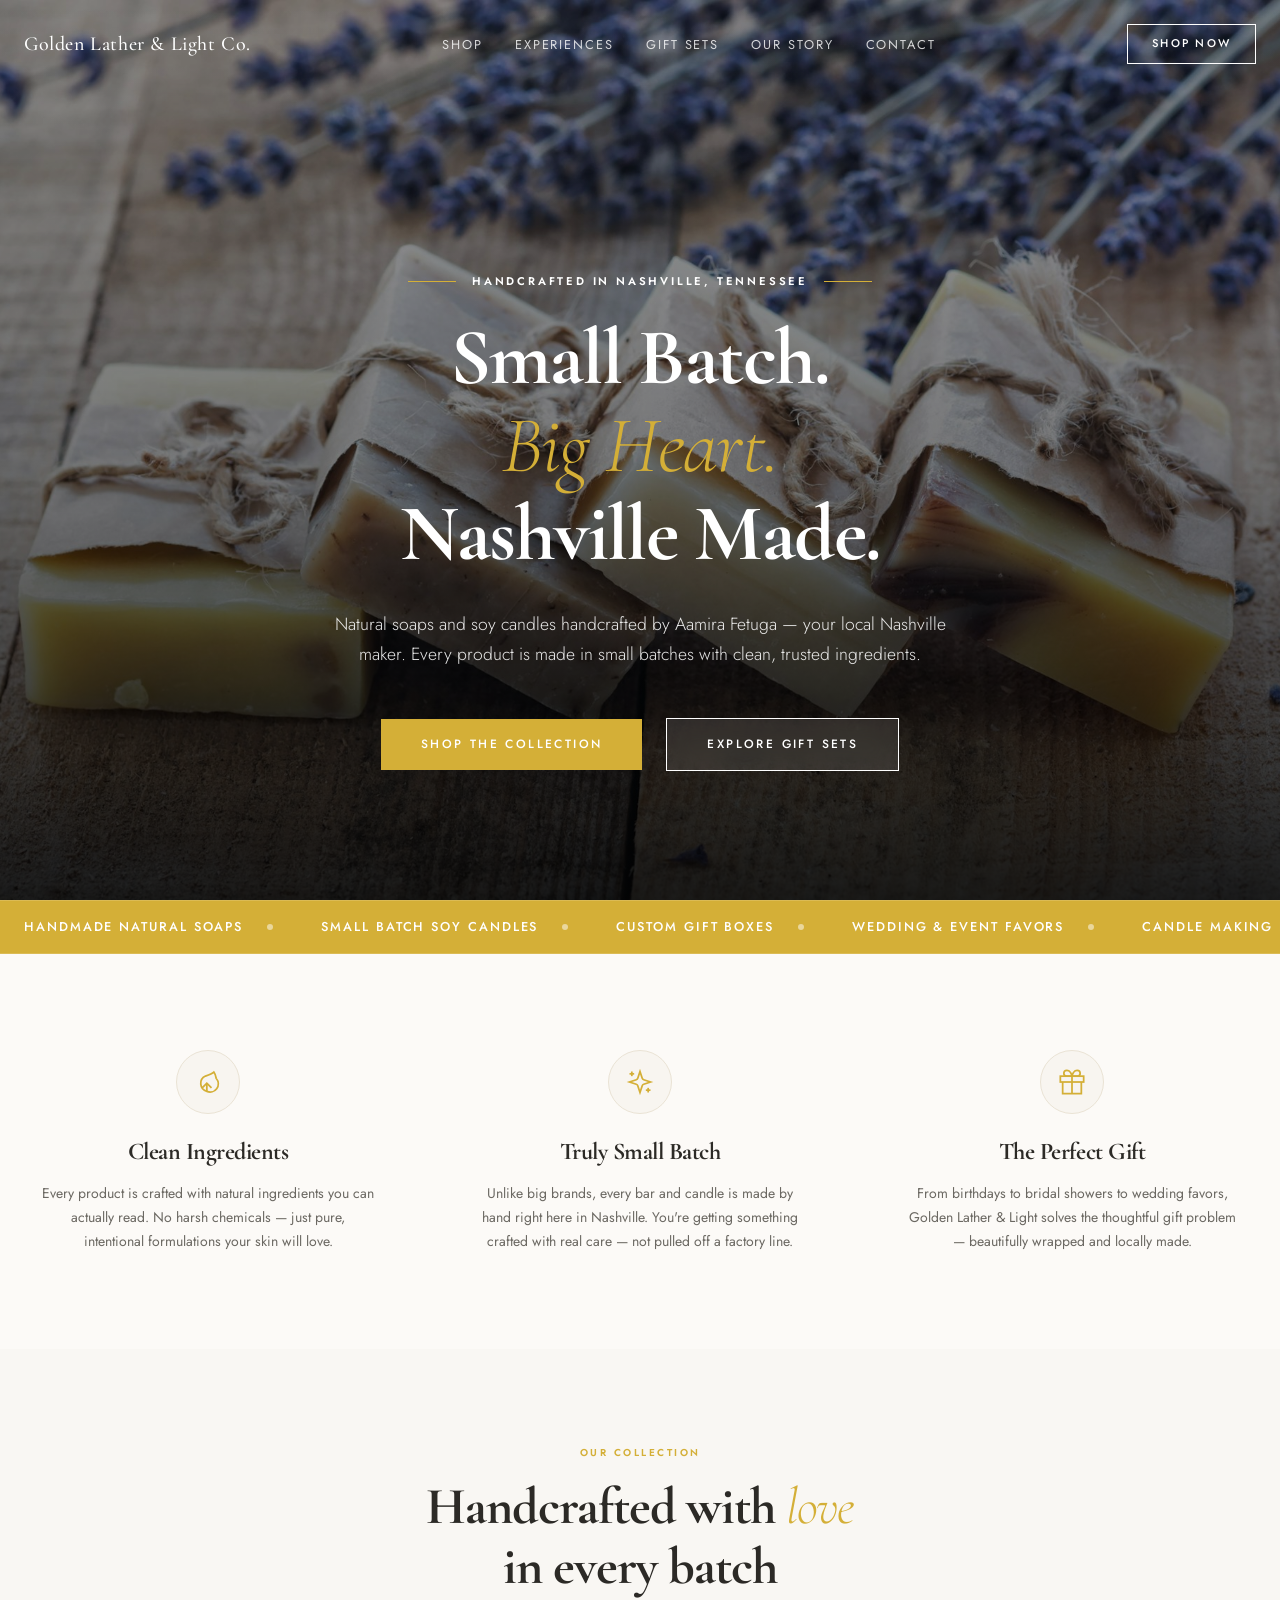
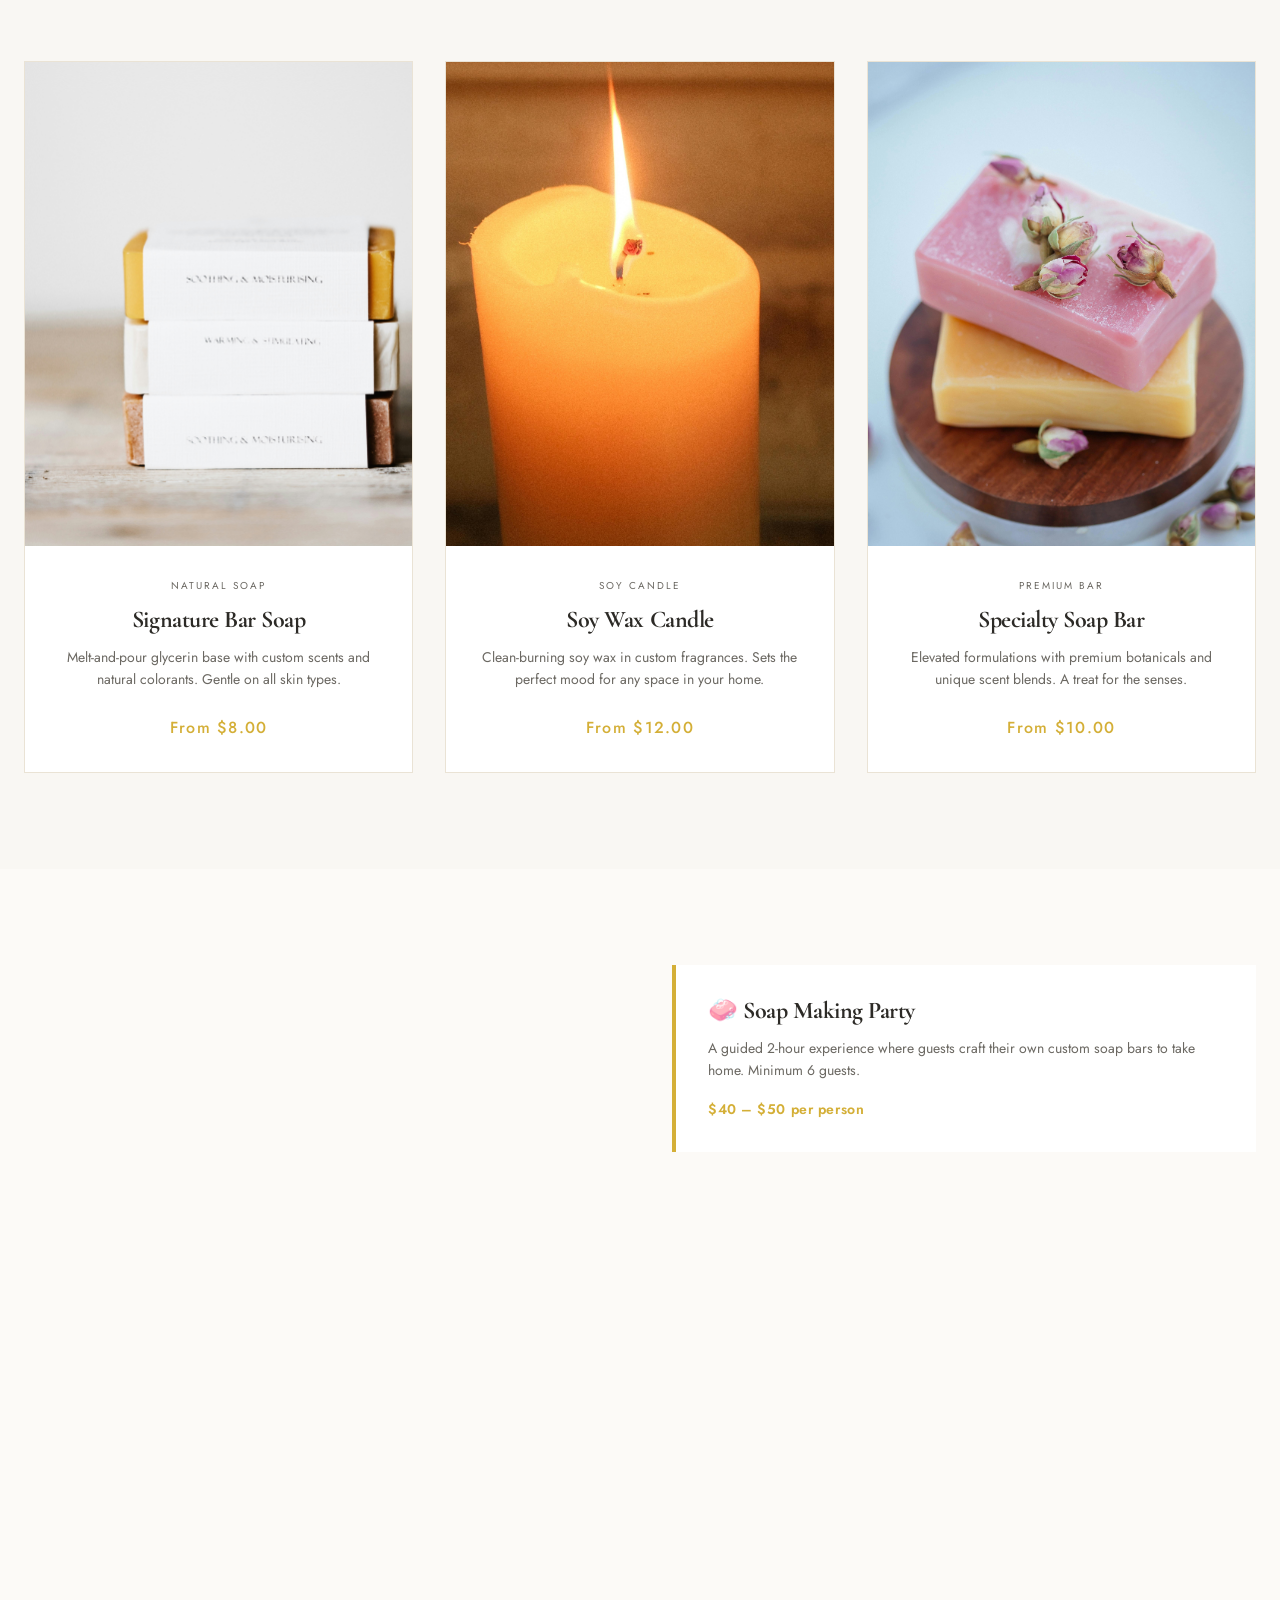
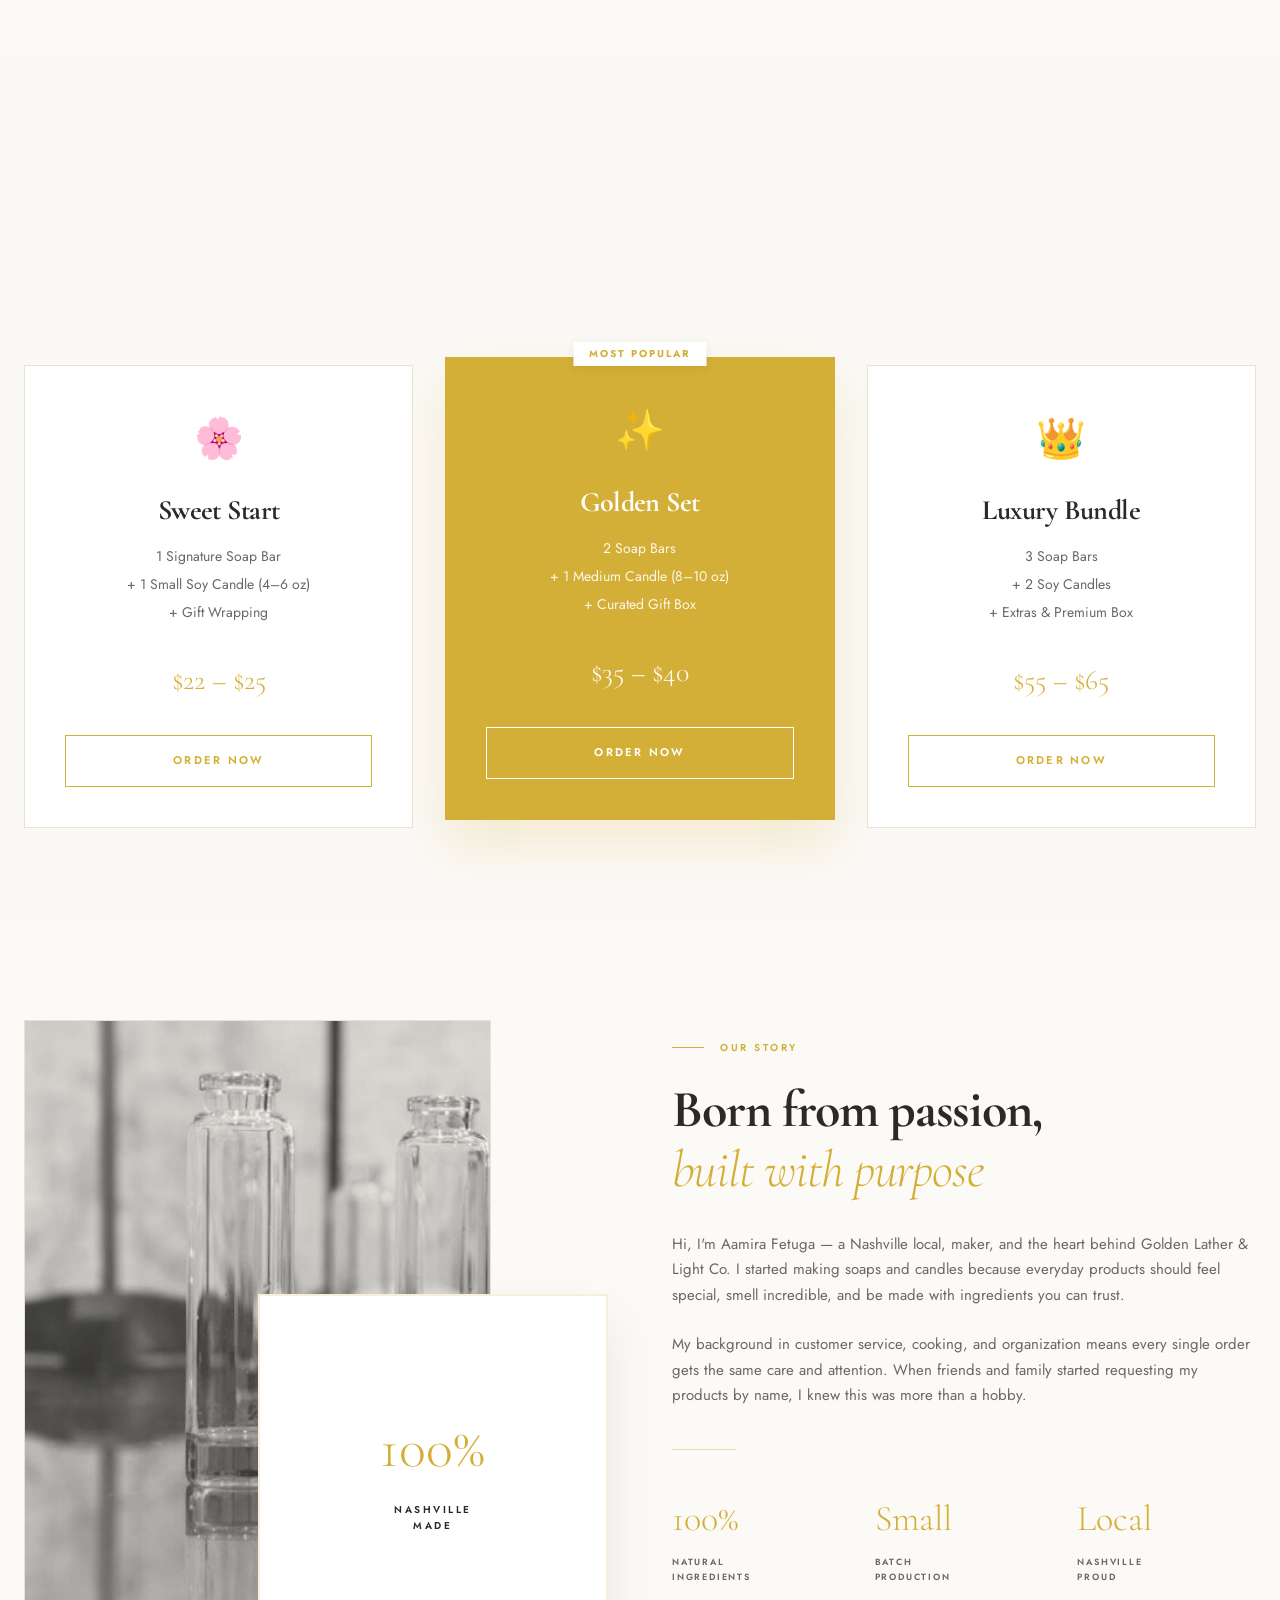
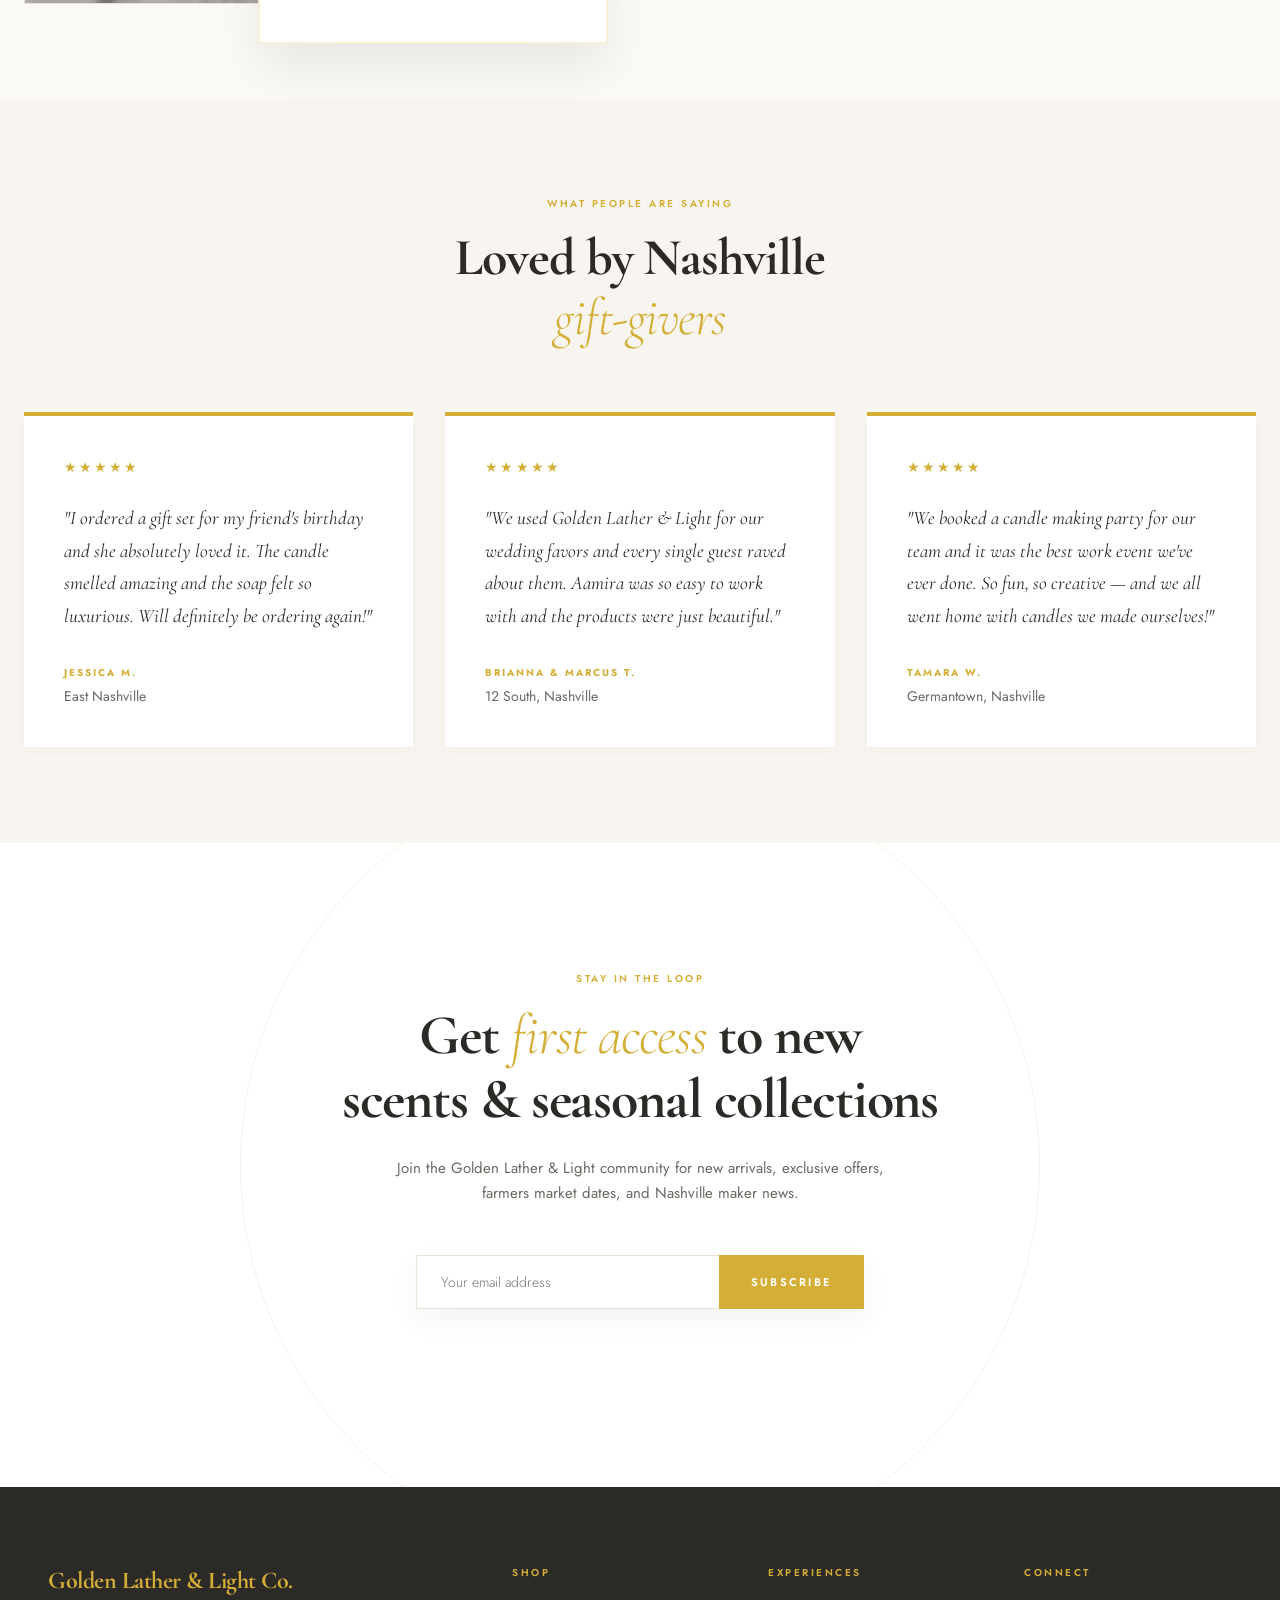
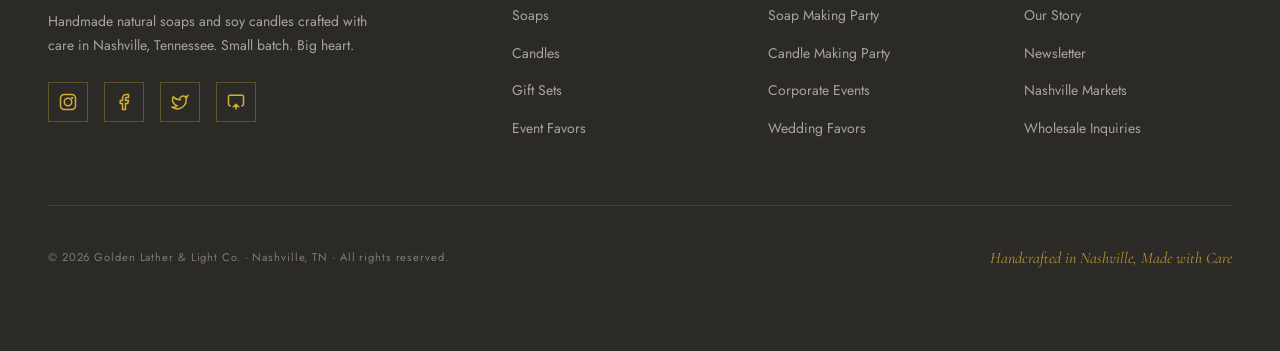
<file: index.html>
<!DOCTYPE html>
<html lang="en">
<head>
  <meta charset="UTF-8" />
  <meta name="viewport" content="width=device-width, initial-scale=1.0" />
  <title>Golden Lather & Light Co. | Handcrafted Soaps & Candles | Nashville, TN</title>
  <meta name="description" content="Handmade natural soaps and soy candles crafted with care in Nashville, Tennessee. Small batch. Big heart." />

  <link rel="preconnect" href="https://fonts.googleapis.com" />
  <link rel="preconnect" href="https://fonts.gstatic.com" crossorigin />
  <link href="https://fonts.googleapis.com/css2?family=Cormorant+Garamond:ital,wght@0,300;0,400;0,500;0,600;0,700;1,300;1,400;1,500&family=Jost:ital,wght@0,300;0,400;0,500;0,600;1,300;1,400&display=swap" rel="stylesheet" />
  <link rel="stylesheet" href="styles.css" />
</head>
<body>

  <!-- ========== NAVBAR ========== -->
  <nav class="navbar" id="navbar">
    <div class="navbar-inner">
      <a href="#" class="navbar-brand">Golden Lather &amp; Light Co.</a>
      <ul class="nav-links">
        <li><a href="#products">Shop</a></li>
        <li><a href="#experience">Experiences</a></li>
        <li><a href="#gifts">Gift Sets</a></li>
        <li><a href="#story">Our Story</a></li>
        <li><a href="#contact">Contact</a></li>
      </ul>
      <a href="#products" class="nav-cta">Shop Now</a>
      <button class="mobile-toggle" id="mobile-toggle" aria-label="Toggle menu">
        <svg class="icon-menu" viewBox="0 0 24 24" fill="none" stroke="currentColor" stroke-width="2"><line x1="3" y1="6" x2="21" y2="6"/><line x1="3" y1="12" x2="21" y2="12"/><line x1="3" y1="18" x2="21" y2="18"/></svg>
        <svg class="icon-close" viewBox="0 0 24 24" fill="none" stroke="currentColor" stroke-width="2" style="display:none"><line x1="18" y1="6" x2="6" y2="18"/><line x1="6" y1="6" x2="18" y2="18"/></svg>
      </button>
    </div>
  </nav>

  <!-- Mobile Menu -->
  <div class="mobile-menu" id="mobile-menu">
    <ul>
      <li><a href="#products">Shop</a></li>
      <li><a href="#experience">Experiences</a></li>
      <li><a href="#gifts">Gift Sets</a></li>
      <li><a href="#story">Our Story</a></li>
      <li><a href="#contact">Contact</a></li>
      <li class="mobile-menu-cta"><a href="#products">Shop Now</a></li>
    </ul>
  </div>

  <!-- ========== HERO ========== -->
  <section class="hero" id="home">
    <div class="hero-bg">
      <img src="images/hero-bg.jpg" alt="Handcrafted soaps and candles" />
      <div class="hero-overlay"></div>
      <div class="hero-gradient"></div>
    </div>
    <div class="hero-content">
      <div class="fade-in" data-delay="0.1">
        <div class="hero-tagline">
          <span class="hero-line"></span>
          <span class="hero-tagline-text">Handcrafted in Nashville, Tennessee</span>
          <span class="hero-line"></span>
        </div>
      </div>
      <div class="fade-in" data-delay="0.2">
        <h1 class="hero-title">
          Small Batch.<br />
          <em>Big Heart.</em><br />
          Nashville Made.
        </h1>
      </div>
      <div class="fade-in" data-delay="0.3">
        <p class="hero-subtitle">
          Natural soaps and soy candles handcrafted by Aamira Fetuga — your local Nashville maker. Every product is made in small batches with clean, trusted ingredients.
        </p>
      </div>
      <div class="fade-in hero-buttons" data-delay="0.4">
        <a href="#products" class="btn btn-primary">Shop the Collection</a>
        <a href="#gifts" class="btn btn-outline-white">Explore Gift Sets</a>
      </div>
    </div>

  </section>

  <!-- ========== MARQUEE ========== -->
  <div class="marquee-bar">
    <div class="marquee-track">
      <span>Handmade Natural Soaps<i></i></span>
      <span>Small Batch Soy Candles<i></i></span>
      <span>Custom Gift Boxes<i></i></span>
      <span>Wedding &amp; Event Favors<i></i></span>
      <span>Candle Making Parties<i></i></span>
      <span>Nashville Local<i></i></span>
      <span>Clean Ingredients<i></i></span>
      <span>Handmade Natural Soaps<i></i></span>
      <span>Small Batch Soy Candles<i></i></span>
      <span>Custom Gift Boxes<i></i></span>
      <span>Wedding &amp; Event Favors<i></i></span>
      <span>Candle Making Parties<i></i></span>
      <span>Nashville Local<i></i></span>
      <span>Clean Ingredients<i></i></span>
      <span>Handmade Natural Soaps<i></i></span>
      <span>Small Batch Soy Candles<i></i></span>
      <span>Custom Gift Boxes<i></i></span>
      <span>Wedding &amp; Event Favors<i></i></span>
      <span>Candle Making Parties<i></i></span>
      <span>Nashville Local<i></i></span>
      <span>Clean Ingredients<i></i></span>
    </div>
  </div>

  <!-- ========== VALUES ========== -->
  <section class="values">
    <div class="container values-grid">
      <div class="fade-in value-card" data-delay="0.1">
        <div class="value-icon">
          <svg viewBox="0 0 24 24" fill="none" stroke="currentColor" stroke-width="1.5" width="28" height="28"><path d="M11 20A7 7 0 0 1 9.8 6.9C15.5 4.9 17 3.5 17 3.5s1.5 2 2.1 5.5A7 7 0 0 1 11 20z"/><path d="M11 13V20"/><path d="M7 17l4-4 4 4"/></svg>
        </div>
        <h3>Clean Ingredients</h3>
        <p>Every product is crafted with natural ingredients you can actually read. No harsh chemicals — just pure, intentional formulations your skin will love.</p>
      </div>
      <div class="fade-in value-card" data-delay="0.2">
        <div class="value-icon">
          <svg viewBox="0 0 24 24" fill="none" stroke="currentColor" stroke-width="1.5" width="28" height="28"><path d="m12 3-1.912 5.813a2 2 0 0 1-1.275 1.275L3 12l5.813 1.912a2 2 0 0 1 1.275 1.275L12 21l1.912-5.813a2 2 0 0 1 1.275-1.275L21 12l-5.813-1.912a2 2 0 0 1-1.275-1.275L12 3Z"/><path d="M5 3v4"/><path d="M19 17v4"/><path d="M3 5h4"/><path d="M17 19h4"/></svg>
        </div>
        <h3>Truly Small Batch</h3>
        <p>Unlike big brands, every bar and candle is made by hand right here in Nashville. You're getting something crafted with real care — not pulled off a factory line.</p>
      </div>
      <div class="fade-in value-card" data-delay="0.3">
        <div class="value-icon">
          <svg viewBox="0 0 24 24" fill="none" stroke="currentColor" stroke-width="1.5" width="28" height="28"><polyline points="20 12 20 22 4 22 4 12"/><rect x="2" y="7" width="20" height="5"/><line x1="12" y1="22" x2="12" y2="7"/><path d="M12 7H7.5a2.5 2.5 0 0 1 0-5C11 2 12 7 12 7z"/><path d="M12 7h4.5a2.5 2.5 0 0 0 0-5C13 2 12 7 12 7z"/></svg>
        </div>
        <h3>The Perfect Gift</h3>
        <p>From birthdays to bridal showers to wedding favors, Golden Lather &amp; Light solves the thoughtful gift problem — beautifully wrapped and locally made.</p>
      </div>
    </div>
  </section>

  <!-- ========== PRODUCTS ========== -->
  <section class="products" id="products">
    <div class="container">
      <div class="fade-in section-header">
        <div class="section-label">Our Collection</div>
        <h2>Handcrafted with <em>love</em><br/>in every batch</h2>
      </div>
      <div class="products-grid" id="products-grid">
        <!-- Populated by JS -->
      </div>
    </div>
  </section>

  <!-- ========== EXPERIENCE ========== -->
  <section class="experience" id="experience">
    <div class="container experience-layout">
      <div class="fade-in experience-text" data-direction="right">
        <div class="section-label-left">
          <span class="label-line"></span>
          <span>More Than Products</span>
        </div>
        <h2>Book a <em>Making</em><br/>Party Experience</h2>
        <p>Gather your friends, family, or colleagues for a hands-on soap and candle making experience. Hosted at your location or ours — everyone takes home what they make.</p>
        <a href="#contact" class="btn btn-outline-primary">Book Your Party</a>
      </div>
      <div class="experience-cards" id="experience-cards">
        <!-- Populated by JS -->
      </div>
    </div>
  </section>

  <!-- ========== GIFTS ========== -->
  <section class="gifts" id="gifts">
    <div class="container">
      <div class="fade-in section-header">
        <div class="section-label">Curated Gift Sets</div>
        <h2>The gift they'll <em>actually</em><br/>remember</h2>
      </div>
      <div class="gifts-grid" id="gifts-grid">
        <!-- Populated by JS -->
      </div>
    </div>
  </section>

  <!-- ========== STORY ========== -->
  <section class="story" id="story">
    <div class="container story-layout">
      <div class="fade-in story-image-block" data-direction="right">
        <div class="story-main-image">
          <img src="images/story-candles.jpg" alt="Pouring candles" />
        </div>
        <div class="story-badge">
          <div class="badge-number">100%</div>
          <div class="badge-label">Nashville<br/>Made</div>
        </div>
      </div>
      <div class="fade-in story-text" data-direction="left">
        <div class="section-label-left">
          <span class="label-line"></span>
          <span>Our Story</span>
        </div>
        <h2>Born from passion,<br/><em>built with purpose</em></h2>
        <div class="story-paragraphs">
          <p>Hi, I'm Aamira Fetuga — a Nashville local, maker, and the heart behind Golden Lather &amp; Light Co. I started making soaps and candles because everyday products should feel special, smell incredible, and be made with ingredients you can trust.</p>
          <p>My background in customer service, cooking, and organization means every single order gets the same care and attention. When friends and family started requesting my products by name, I knew this was more than a hobby.</p>
        </div>
        <div class="story-divider"></div>
        <div class="story-stats">
          <div class="stat">
            <div class="stat-value">100%</div>
            <div class="stat-label">Natural<br/>Ingredients</div>
          </div>
          <div class="stat">
            <div class="stat-value">Small</div>
            <div class="stat-label">Batch<br/>Production</div>
          </div>
          <div class="stat">
            <div class="stat-value">Local</div>
            <div class="stat-label">Nashville<br/>Proud</div>
          </div>
        </div>
      </div>
    </div>
  </section>

  <!-- ========== TESTIMONIALS ========== -->
  <section class="testimonials">
    <div class="container">
      <div class="fade-in section-header">
        <div class="section-label">What People Are Saying</div>
        <h2>Loved by Nashville<br/><em>gift-givers</em></h2>
      </div>
      <div class="testimonials-grid">
        <div class="fade-in testimonial-card" data-delay="0">
          <div class="stars">&#9733;&#9733;&#9733;&#9733;&#9733;</div>
          <p class="testimonial-quote">"I ordered a gift set for my friend's birthday and she absolutely loved it. The candle smelled amazing and the soap felt so luxurious. Will definitely be ordering again!"</p>
          <div class="testimonial-author">Jessica M.</div>
          <div class="testimonial-location">East Nashville</div>
        </div>
        <div class="fade-in testimonial-card" data-delay="0.1">
          <div class="stars">&#9733;&#9733;&#9733;&#9733;&#9733;</div>
          <p class="testimonial-quote">"We used Golden Lather &amp; Light for our wedding favors and every single guest raved about them. Aamira was so easy to work with and the products were just beautiful."</p>
          <div class="testimonial-author">Brianna &amp; Marcus T.</div>
          <div class="testimonial-location">12 South, Nashville</div>
        </div>
        <div class="fade-in testimonial-card" data-delay="0.2">
          <div class="stars">&#9733;&#9733;&#9733;&#9733;&#9733;</div>
          <p class="testimonial-quote">"We booked a candle making party for our team and it was the best work event we've ever done. So fun, so creative — and we all went home with candles we made ourselves!"</p>
          <div class="testimonial-author">Tamara W.</div>
          <div class="testimonial-location">Germantown, Nashville</div>
        </div>
      </div>
    </div>
  </section>

  <!-- ========== NEWSLETTER / CONTACT ========== -->
  <section class="newsletter" id="contact">
    <div class="newsletter-circle"></div>
    <div class="container newsletter-content">
      <div class="fade-in">
        <div class="section-label">Stay in the Loop</div>
        <h2>Get <em>first access</em> to new<br/>scents &amp; seasonal collections</h2>
        <p class="newsletter-subtitle">Join the Golden Lather &amp; Light community for new arrivals, exclusive offers, farmers market dates, and Nashville maker news.</p>
        <form class="newsletter-form" id="newsletter-form">
          <input type="email" placeholder="Your email address" required id="email-input" />
          <button type="submit">Subscribe</button>
        </form>
        <p class="form-error" id="form-error"></p>
        <p class="form-success" id="form-success"></p>
      </div>
    </div>
  </section>

  <!-- ========== FOOTER ========== -->
  <footer class="site-footer">
    <div class="container">
      <div class="footer-grid">
        <div class="footer-brand">
          <h3>Golden Lather &amp; Light Co.</h3>
          <p>Handmade natural soaps and soy candles crafted with care in Nashville, Tennessee. Small batch. Big heart.</p>
          <div class="social-links">
            <a href="#" aria-label="Instagram"><svg viewBox="0 0 24 24" fill="none" stroke="currentColor" stroke-width="2" width="18" height="18"><rect x="2" y="2" width="20" height="20" rx="5"/><circle cx="12" cy="12" r="5"/><circle cx="17.5" cy="6.5" r="1.5" fill="currentColor" stroke="none"/></svg></a>
            <a href="#" aria-label="Facebook"><svg viewBox="0 0 24 24" fill="none" stroke="currentColor" stroke-width="2" width="18" height="18"><path d="M18 2h-3a5 5 0 0 0-5 5v3H7v4h3v8h4v-8h3l1-4h-4V7a1 1 0 0 1 1-1h3z"/></svg></a>
            <a href="#" aria-label="Twitter"><svg viewBox="0 0 24 24" fill="none" stroke="currentColor" stroke-width="2" width="18" height="18"><path d="M22 4s-.7 2.1-2 3.4c1.6 10-9.4 17.3-18 11.6 2.2.1 4.4-.6 6-2C3 15.5.5 9.6 3 5c2.2 2.6 5.6 4.1 9 4-.9-4.2 4-6.6 7-3.8 1.1 0 3-1.2 3-1.2z"/></svg></a>
            <a href="#" aria-label="Pinterest"><svg viewBox="0 0 24 24" fill="none" stroke="currentColor" stroke-width="2" width="18" height="18"><line x1="12" y1="17" x2="12" y2="22"/><path d="M5 17H4a2 2 0 0 1-2-2V5a2 2 0 0 1 2-2h16a2 2 0 0 1 2 2v10a2 2 0 0 1-2 2h-1"/><polygon points="12 15 9 18 15 18 12 15"/></svg></a>
          </div>
        </div>
        <div class="footer-col">
          <h4>Shop</h4>
          <ul>
            <li><a href="#products">Soaps</a></li>
            <li><a href="#products">Candles</a></li>
            <li><a href="#gifts">Gift Sets</a></li>
            <li><a href="#experience">Event Favors</a></li>
          </ul>
        </div>
        <div class="footer-col">
          <h4>Experiences</h4>
          <ul>
            <li><a href="#experience">Soap Making Party</a></li>
            <li><a href="#experience">Candle Making Party</a></li>
            <li><a href="#experience">Corporate Events</a></li>
            <li><a href="#experience">Wedding Favors</a></li>
          </ul>
        </div>
        <div class="footer-col">
          <h4>Connect</h4>
          <ul>
            <li><a href="#story">Our Story</a></li>
            <li><a href="#contact">Newsletter</a></li>
            <li><a href="#">Nashville Markets</a></li>
            <li><a href="#">Wholesale Inquiries</a></li>
          </ul>
        </div>
      </div>
      <div class="footer-bottom">
        <p class="footer-copyright">&copy; <span id="year"></span> Golden Lather &amp; Light Co. &middot; Nashville, TN &middot; All rights reserved.</p>
        <p class="footer-tagline">Handcrafted in Nashville, Made with Care</p>
      </div>
    </div>
  </footer>

  <script src="script.js"></script>
</body>
</html>
</file>
<file: styles.css>
/* ==========================================
   Golden Lather & Light Co. — Static Styles
   ========================================== */

/* ---------- RESET & BASE ---------- */
*, *::before, *::after { margin: 0; padding: 0; box-sizing: border-box; }

:root {
  --bg:         #fcfaf7;
  --fg:         #2c2a26;
  --card:       #ffffff;
  --primary:    #d4af37;
  --primary-fg: #ffffff;
  --secondary:  #f8f5f0;
  --muted:      #6b6862;
  --border:     #eae3d5;
  --destructive:#e53e3e;
  --radius:     0px;
  --font-sans:  'Jost', sans-serif;
  --font-serif: 'Cormorant Garamond', serif;
}

html { scroll-behavior: smooth; }

body {
  font-family: var(--font-sans);
  background: var(--bg);
  color: var(--fg);
  -webkit-font-smoothing: antialiased;
  line-height: 1.6;
}

h1, h2, h3, h4, h5, h6 {
  font-family: var(--font-serif);
  letter-spacing: -0.02em;
  line-height: 1.15;
}

a { color: inherit; text-decoration: none; }
img { display: block; max-width: 100%; }
ul { list-style: none; }

.container { max-width: 1280px; margin: 0 auto; padding: 0 1.5rem; }

/* ---------- FADE-IN ANIMATION ---------- */
.fade-in {
  opacity: 0;
  transform: translateY(30px);
  transition: opacity 0.7s cubic-bezier(0.21,0.47,0.32,0.98),
              transform 0.7s cubic-bezier(0.21,0.47,0.32,0.98);
}
.fade-in[data-direction="left"]  { transform: translateX(30px); }
.fade-in[data-direction="right"] { transform: translateX(-30px); }
.fade-in.visible {
  opacity: 1;
  transform: translate(0, 0);
}

/* ---------- BUTTONS ---------- */
.btn {
  display: inline-block;
  padding: 1rem 2.5rem;
  font-size: 0.75rem;
  font-weight: 500;
  letter-spacing: 0.2em;
  text-transform: uppercase;
  text-align: center;
  transition: all 0.3s;
  cursor: pointer;
  border: none;
}
.btn:hover { transform: translateY(-2px); }

.btn-primary {
  background: var(--primary);
  color: var(--primary-fg);
}
.btn-primary:hover { background: #c9a42f; }

.btn-outline-white {
  background: rgba(255,255,255,0.1);
  backdrop-filter: blur(12px);
  border: 1px solid #fff;
  color: #fff;
}
.btn-outline-white:hover { background: #fff; color: var(--fg); }

.btn-outline-primary {
  background: transparent;
  border: 2px solid var(--primary);
  color: var(--primary);
}
.btn-outline-primary:hover { background: var(--primary); color: #fff; }

/* ---------- SECTION HEADERS ---------- */
.section-header { text-align: center; margin-bottom: 4rem; }
.section-label {
  font-size: 10px;
  font-weight: 600;
  letter-spacing: 0.25em;
  text-transform: uppercase;
  color: var(--primary);
  margin-bottom: 1rem;
}
.section-header h2, .experience-text h2, .story-text h2 {
  font-size: clamp(2rem, 5vw, 3.25rem);
  color: var(--fg);
}
.section-header h2 em, .experience-text h2 em, .story-text h2 em,
.newsletter-content h2 em {
  color: var(--primary);
  font-weight: 300;
  font-style: italic;
}

.section-label-left {
  display: flex;
  align-items: center;
  gap: 1rem;
  margin-bottom: 1.5rem;
  font-size: 10px;
  font-weight: 600;
  letter-spacing: 0.25em;
  text-transform: uppercase;
  color: var(--primary);
}
.label-line { width: 2rem; height: 1px; background: var(--primary); }

/* ==========================================
   NAVBAR
   ========================================== */
.navbar {
  position: fixed;
  top: 0;
  width: 100%;
  z-index: 50;
  padding: 1.5rem 0;
  transition: all 0.3s;
}
.navbar.scrolled {
  background: rgba(255,255,255,0.9);
  backdrop-filter: blur(12px);
  box-shadow: 0 1px 3px rgba(0,0,0,0.06);
  padding: 1rem 0;
}
.navbar-inner {
  max-width: 1280px;
  margin: 0 auto;
  padding: 0 1.5rem;
  display: flex;
  align-items: center;
  justify-content: space-between;
}
.navbar-brand {
  font-family: var(--font-serif);
  font-size: 1.25rem;
  font-weight: 500;
  letter-spacing: 0.03em;
  color: #fff;
  transition: color 0.3s;
}
.navbar.scrolled .navbar-brand { color: var(--fg); }

.nav-links {
  display: flex;
  align-items: center;
  gap: 2rem;
}
.nav-links a {
  font-size: 0.8rem;
  letter-spacing: 0.15em;
  text-transform: uppercase;
  color: rgba(255,255,255,0.8);
  transition: color 0.3s;
}
.nav-links a:hover { color: #fff; }
.navbar.scrolled .nav-links a { color: var(--muted); }
.navbar.scrolled .nav-links a:hover { color: var(--primary); }

.nav-cta {
  padding: 0.625rem 1.5rem;
  font-size: 0.7rem;
  font-weight: 500;
  letter-spacing: 0.2em;
  text-transform: uppercase;
  border: 1px solid #fff;
  color: #fff;
  transition: all 0.3s;
}
.nav-cta:hover { background: #fff; color: var(--fg); }
.navbar.scrolled .nav-cta { border-color: var(--primary); color: var(--primary); }
.navbar.scrolled .nav-cta:hover { background: var(--primary); color: #fff; }

.mobile-toggle {
  display: none;
  background: none;
  border: none;
  cursor: pointer;
  color: #fff;
  transition: color 0.3s;
}
.navbar.scrolled .mobile-toggle { color: var(--fg); }
.mobile-toggle svg { width: 24px; height: 24px; }

.mobile-menu {
  display: none;
  position: fixed;
  inset: 0;
  z-index: 40;
  background: #fff;
  padding-top: 6rem;
  padding-left: 1.5rem;
  padding-right: 1.5rem;
  opacity: 0;
  transform: translateY(-20px);
  transition: opacity 0.3s, transform 0.3s;
}
.mobile-menu.open { opacity: 1; transform: translateY(0); }
.mobile-menu ul { display: flex; flex-direction: column; gap: 1.5rem; text-align: center; }
.mobile-menu a {
  font-family: var(--font-serif);
  font-size: 1.5rem;
  color: var(--fg);
}
.mobile-menu-cta { padding-top: 1rem; }
.mobile-menu-cta a {
  display: block;
  width: 100%;
  background: var(--primary);
  color: var(--primary-fg);
  padding: 1rem;
  font-family: var(--font-sans);
  font-size: 0.8rem;
  font-weight: 500;
  letter-spacing: 0.2em;
  text-transform: uppercase;
}

@media (max-width: 768px) {
  .nav-links, .nav-cta { display: none; }
  .mobile-toggle { display: block; }
}

/* ==========================================
   HERO
   ========================================== */
.hero {
  position: relative;
  min-height: 100vh;
  display: flex;
  align-items: center;
  justify-content: center;
  padding-top: 5rem;
  overflow: hidden;
}
.hero-bg {
  position: absolute;
  inset: 0;
  z-index: 0;
}
.hero-bg img { width: 100%; height: 100%; object-fit: cover; }
.hero-overlay {
  position: absolute;
  inset: 0;
  background: rgba(0,0,0,0.4);
  mix-blend-mode: multiply;
}
.hero-gradient {
  position: absolute;
  inset: 0;
  background: linear-gradient(to top, rgba(0,0,0,0.8), rgba(0,0,0,0.2) 50%, transparent);
}
.hero-content {
  position: relative;
  z-index: 10;
  text-align: center;
  padding: 0 1.5rem;
  max-width: 56rem;
  margin: 4rem auto 0;
}
.hero-tagline {
  display: flex;
  align-items: center;
  justify-content: center;
  gap: 1rem;
  margin-bottom: 1.5rem;
}
.hero-line { width: 3rem; height: 1px; background: var(--primary); }
.hero-tagline-text {
  color: #fff;
  text-transform: uppercase;
  letter-spacing: 0.25em;
  font-size: 0.7rem;
  font-weight: 600;
}
.hero-title {
  font-size: clamp(2.75rem, 7vw, 5rem);
  color: #fff;
  margin-bottom: 2rem;
  line-height: 1.1;
}
.hero-title em {
  color: var(--primary);
  font-weight: 300;
  font-style: italic;
}
.hero-subtitle {
  color: rgba(255,255,255,0.9);
  font-size: 1.1rem;
  font-weight: 300;
  max-width: 40rem;
  margin: 0 auto 3rem;
  line-height: 1.7;
}
.hero-buttons {
  display: flex;
  flex-direction: column;
  align-items: center;
  gap: 1.5rem;
}
.hero-buttons .btn { width: 100%; max-width: 280px; }

@media (min-width: 640px) {
  .hero-buttons { flex-direction: row; justify-content: center; }
  .hero-buttons .btn { width: auto; }
}



@keyframes bounce {
  0%, 100% { transform: translateX(-50%) translateY(0); }
  50% { transform: translateX(-50%) translateY(-10px); }
}

/* ==========================================
   MARQUEE
   ========================================== */
.marquee-bar {
  background: var(--primary);
  color: var(--primary-fg);
  padding: 1rem 0;
  overflow: hidden;
  border-top: 1px solid rgba(255,255,255,0.15);
  border-bottom: 1px solid rgba(255,255,255,0.15);
}
.marquee-track {
  display: flex;
  white-space: nowrap;
  animation: marquee 35s linear infinite;
}
.marquee-track span {
  display: flex;
  align-items: center;
  gap: 1.5rem;
  margin: 0 1.5rem;
  font-size: 0.8rem;
  font-weight: 500;
  letter-spacing: 0.15em;
  text-transform: uppercase;
}
.marquee-track i {
  display: inline-block;
  width: 6px;
  height: 6px;
  border-radius: 50%;
  background: rgba(255,255,255,0.5);
}

@keyframes marquee {
  0%   { transform: translateX(0); }
  100% { transform: translateX(-50%); }
}

/* ==========================================
   VALUES
   ========================================== */
.values { padding: 6rem 0; background: var(--bg); }
.values-grid {
  display: grid;
  grid-template-columns: 1fr;
  gap: 4rem;
}
@media (min-width: 768px) {
  .values-grid { grid-template-columns: repeat(3, 1fr); }
}
.value-card { text-align: center; padding: 0 1rem; }
.value-icon {
  width: 4rem;
  height: 4rem;
  margin: 0 auto 1.5rem;
  background: var(--secondary);
  border: 1px solid var(--border);
  border-radius: 50%;
  display: flex;
  align-items: center;
  justify-content: center;
  color: var(--primary);
}
.value-card h3 {
  font-size: 1.5rem;
  margin-bottom: 1rem;
  color: var(--fg);
}
.value-card p {
  color: var(--muted);
  font-size: 0.875rem;
  line-height: 1.7;
}

/* ==========================================
   PRODUCTS
   ========================================== */
.products {
  padding: 6rem 0;
  background: rgba(248,245,240,0.5);
}
.products-grid {
  display: grid;
  grid-template-columns: 1fr;
  gap: 2rem;
}
@media (min-width: 768px) {
  .products-grid { grid-template-columns: repeat(3, 1fr); }
}
.product-card {
  background: var(--card);
  border: 1px solid var(--border);
  overflow: hidden;
  transition: all 0.5s;
}
.product-card:hover { box-shadow: 0 25px 50px rgba(212,175,55,0.05); }

.product-image {
  aspect-ratio: 4/5;
  background: var(--secondary);
  position: relative;
  overflow: hidden;
}
.product-image img {
  width: 100%;
  height: 100%;
  object-fit: cover;
  transition: transform 0.7s;
}
.product-card:hover .product-image img { transform: scale(1.05); }

.product-overlay {
  position: absolute;
  inset: 0;
  background: rgba(0,0,0,0.5);
  display: flex;
  align-items: center;
  justify-content: center;
  opacity: 0;
  transition: opacity 0.3s;
}
.product-card:hover .product-overlay { opacity: 1; }
.product-overlay button {
  background: #fff;
  color: var(--fg);
  border: none;
  padding: 0.75rem 2rem;
  font-size: 0.7rem;
  font-weight: 600;
  letter-spacing: 0.2em;
  text-transform: uppercase;
  cursor: pointer;
  transition: all 0.3s;
  opacity: 0;
  transform: translateY(10px);
}
.product-card:hover .product-overlay button {
  opacity: 1;
  transform: translateY(0);
  transition-delay: 0.1s;
}
.product-overlay button:hover { background: var(--primary); color: #fff; }

.product-info {
  padding: 2rem;
  text-align: center;
  background: var(--card);
}
.product-category {
  font-size: 10px;
  letter-spacing: 0.2em;
  text-transform: uppercase;
  color: var(--muted);
  margin-bottom: 0.75rem;
}
.product-name {
  font-size: 1.5rem;
  color: var(--fg);
  margin-bottom: 0.75rem;
}
.product-desc {
  font-size: 0.875rem;
  color: var(--muted);
  line-height: 1.6;
  margin-bottom: 1.5rem;
  display: -webkit-box;
  -webkit-line-clamp: 2;
  -webkit-box-orient: vertical;
  overflow: hidden;
}
.product-price {
  color: var(--primary);
  font-weight: 500;
  letter-spacing: 0.08em;
}

/* ==========================================
   EXPERIENCE
   ========================================== */
.experience { padding: 6rem 0; background: var(--bg); }
.experience-layout {
  display: grid;
  grid-template-columns: 1fr;
  gap: 4rem;
  align-items: center;
}
@media (min-width: 1024px) {
  .experience-layout { grid-template-columns: 1fr 1fr; }
}
.experience-text h2 { margin-bottom: 1.5rem; }
.experience-text p {
  color: var(--muted);
  line-height: 1.7;
  margin-bottom: 2.5rem;
  max-width: 28rem;
}
.experience-cards { display: flex; flex-direction: column; gap: 1rem; }

.experience-card {
  background: var(--card);
  padding: 2rem;
  border-left: 4px solid var(--primary);
  transition: all 0.3s;
}
.experience-card:hover {
  transform: translateY(-4px);
  box-shadow: 0 20px 40px rgba(212,175,55,0.05);
}
.experience-card h3 {
  font-size: 1.5rem;
  color: var(--fg);
  margin-bottom: 0.75rem;
}
.experience-card p {
  font-size: 0.875rem;
  color: var(--muted);
  line-height: 1.6;
  margin-bottom: 1rem;
}
.experience-card .price {
  font-size: 0.875rem;
  font-weight: 600;
  color: var(--primary);
  letter-spacing: 0.04em;
}

/* ==========================================
   GIFTS
   ========================================== */
.gifts { padding: 6rem 0; background: rgba(248,245,240,0.3); }
.gifts-grid {
  display: grid;
  grid-template-columns: 1fr;
  gap: 2rem;
}
@media (min-width: 768px) {
  .gifts-grid { grid-template-columns: repeat(3, 1fr); }
}

.gift-card {
  position: relative;
  border: 1px solid var(--border);
  background: var(--card);
  padding: 2.5rem;
  text-align: center;
  transition: all 0.3s;
  display: flex;
  flex-direction: column;
  align-items: center;
  justify-content: space-between;
}
.gift-card:hover { transform: translateY(-4px); border-color: var(--primary); }

.gift-card.featured {
  background: var(--primary);
  border-color: var(--primary);
  color: #fff;
  box-shadow: 0 25px 50px rgba(212,175,55,0.2);
  transform: translateY(-8px);
}
.gift-card.featured:hover { transform: translateY(-12px); }

.gift-badge {
  position: absolute;
  top: -1rem;
  left: 50%;
  transform: translateX(-50%);
  background: #fff;
  color: var(--primary);
  padding: 0.25rem 1rem;
  font-size: 10px;
  font-weight: 700;
  letter-spacing: 0.2em;
  text-transform: uppercase;
  box-shadow: 0 2px 8px rgba(0,0,0,0.08);
  white-space: nowrap;
}

.gift-emoji { font-size: 2.5rem; margin-bottom: 1.5rem; }
.gift-name {
  font-size: 1.75rem;
  margin-bottom: 1rem;
}
.gift-card:not(.featured) .gift-name { color: var(--fg); }

.gift-includes {
  font-size: 0.875rem;
  line-height: 2;
  white-space: pre-line;
  margin-bottom: 2rem;
}
.gift-card:not(.featured) .gift-includes { color: var(--muted); }
.gift-card.featured .gift-includes { color: rgba(255,255,255,0.9); }

.gift-price {
  font-family: var(--font-serif);
  font-size: 1.75rem;
  font-weight: 300;
  margin-bottom: 2rem;
}
.gift-card:not(.featured) .gift-price { color: var(--primary); }

.gift-cta {
  display: block;
  width: 100%;
  padding: 1rem 2rem;
  font-size: 0.7rem;
  font-weight: 600;
  letter-spacing: 0.2em;
  text-transform: uppercase;
  text-align: center;
  transition: all 0.3s;
}
.gift-card:not(.featured) .gift-cta {
  border: 1px solid var(--primary);
  color: var(--primary);
}
.gift-card:not(.featured) .gift-cta:hover { background: var(--primary); color: #fff; }
.gift-card.featured .gift-cta {
  border: 1px solid #fff;
  color: #fff;
}
.gift-card.featured .gift-cta:hover { background: #fff; color: var(--primary); }

/* ==========================================
   STORY
   ========================================== */
.story { padding: 6rem 0; background: var(--bg); }
.story-layout {
  display: grid;
  grid-template-columns: 1fr;
  gap: 4rem;
  align-items: center;
}
@media (min-width: 1024px) {
  .story-layout { grid-template-columns: 1fr 1fr; }
}

.story-image-block {
  position: relative;
  display: none;
}
@media (min-width: 1024px) {
  .story-image-block { display: block; }
}
.story-main-image {
  width: 80%;
  aspect-ratio: 4/5;
  background: var(--secondary);
  border: 1px solid var(--border);
  position: relative;
  z-index: 1;
  overflow: hidden;
}
.story-main-image img {
  width: 100%;
  height: 100%;
  object-fit: cover;
  filter: grayscale(1);
  opacity: 0.8;
  mix-blend-mode: multiply;
}
.story-badge {
  position: absolute;
  bottom: -2.5rem;
  right: 0;
  width: 60%;
  aspect-ratio: 1;
  background: #fff;
  border: 2px solid rgba(212,175,55,0.2);
  z-index: 2;
  display: flex;
  flex-direction: column;
  align-items: center;
  justify-content: center;
  padding: 2rem;
  text-align: center;
  box-shadow: 0 25px 50px rgba(0,0,0,0.08);
}
.badge-number {
  font-family: var(--font-serif);
  font-size: 3.5rem;
  color: var(--primary);
  font-weight: 300;
  margin-bottom: 0.5rem;
}
.badge-label {
  font-size: 10px;
  letter-spacing: 0.25em;
  text-transform: uppercase;
  font-weight: 600;
  color: var(--fg);
  line-height: 1.6;
}

.story-text h2 { margin-bottom: 2rem; }
.story-paragraphs { display: flex; flex-direction: column; gap: 1.5rem; }
.story-paragraphs p {
  color: var(--muted);
  font-size: 0.9375rem;
  line-height: 1.7;
}
.story-divider {
  width: 4rem;
  height: 1px;
  background: rgba(212,175,55,0.4);
  margin: 2.5rem 0;
}
.story-stats { display: grid; grid-template-columns: repeat(3, 1fr); gap: 1.5rem; }
.stat-value {
  font-family: var(--font-serif);
  font-size: 2.25rem;
  color: var(--primary);
  font-weight: 300;
  margin-bottom: 0.5rem;
}
.stat-label {
  font-size: 9px;
  letter-spacing: 0.2em;
  text-transform: uppercase;
  color: var(--muted);
  font-weight: 600;
  line-height: 1.6;
}

/* ==========================================
   TESTIMONIALS
   ========================================== */
.testimonials { padding: 6rem 0; background: var(--secondary); }
.testimonials-grid {
  display: grid;
  grid-template-columns: 1fr;
  gap: 2rem;
}
@media (min-width: 768px) {
  .testimonials-grid { grid-template-columns: repeat(3, 1fr); }
}

.testimonial-card {
  background: var(--card);
  padding: 2.5rem;
  border-top: 4px solid var(--primary);
  transition: all 0.3s;
  box-shadow: 0 4px 12px rgba(0,0,0,0.03);
  display: flex;
  flex-direction: column;
  height: 100%;
}
.testimonial-card:hover { transform: translateY(-8px); }

.stars {
  color: var(--primary);
  font-size: 0.875rem;
  margin-bottom: 1.5rem;
  letter-spacing: 0.15em;
}
.testimonial-quote {
  font-family: var(--font-serif);
  font-size: 1.2rem;
  font-style: italic;
  color: var(--fg);
  line-height: 1.7;
  margin-bottom: 2rem;
  flex: 1;
}
.testimonial-author {
  font-size: 10px;
  font-weight: 700;
  letter-spacing: 0.2em;
  text-transform: uppercase;
  color: var(--primary);
  margin-bottom: 0.25rem;
}
.testimonial-location {
  font-size: 0.875rem;
  color: var(--muted);
}

/* ==========================================
   NEWSLETTER
   ========================================== */
.newsletter {
  padding: 8rem 1.5rem;
  background: var(--card);
  position: relative;
  overflow: hidden;
  text-align: center;
}
.newsletter-circle {
  position: absolute;
  top: 50%;
  left: 50%;
  transform: translate(-50%, -50%);
  width: 50rem;
  height: 50rem;
  border: 1px solid var(--border);
  border-radius: 50%;
  pointer-events: none;
  opacity: 0.5;
}
.newsletter-content {
  position: relative;
  z-index: 1;
  max-width: 48rem;
  margin: 0 auto;
}
.newsletter-content h2 {
  font-size: clamp(2rem, 5vw, 3.5rem);
  color: var(--fg);
  margin-bottom: 1.5rem;
}
.newsletter-subtitle {
  color: var(--muted);
  font-size: 0.9375rem;
  line-height: 1.7;
  margin-bottom: 3rem;
  max-width: 32rem;
  margin-left: auto;
  margin-right: auto;
}

.newsletter-form {
  max-width: 28rem;
  margin: 0 auto;
  display: flex;
  flex-direction: column;
  box-shadow: 0 10px 30px rgba(0,0,0,0.05);
}
@media (min-width: 640px) {
  .newsletter-form { flex-direction: row; }
}
.newsletter-form input {
  flex: 1;
  padding: 1rem 1.5rem;
  border: 1px solid var(--border);
  font-size: 0.875rem;
  font-weight: 300;
  font-family: var(--font-sans);
  background: #fff;
  outline: none;
  transition: border-color 0.3s;
}
@media (min-width: 640px) {
  .newsletter-form input { border-right: none; }
}
.newsletter-form input:focus { border-color: var(--primary); }
.newsletter-form button {
  background: var(--primary);
  color: #fff;
  border: none;
  padding: 1rem 2rem;
  font-size: 0.7rem;
  font-weight: 600;
  letter-spacing: 0.2em;
  text-transform: uppercase;
  font-family: var(--font-sans);
  cursor: pointer;
  transition: background 0.3s;
  white-space: nowrap;
}
.newsletter-form button:hover { background: #c9a42f; }
.newsletter-form button:disabled { opacity: 0.7; cursor: not-allowed; }

.form-error {
  color: var(--destructive);
  font-size: 0.75rem;
  margin-top: 0.75rem;
  min-height: 1em;
}
.form-success {
  color: #38a169;
  font-size: 0.875rem;
  margin-top: 0.75rem;
  min-height: 1em;
}

/* ==========================================
   FOOTER
   ========================================== */
.site-footer {
  background: var(--fg);
  color: var(--secondary);
  padding: 5rem 1.5rem;
}
.footer-grid {
  display: grid;
  grid-template-columns: 1fr;
  gap: 3rem;
  padding-bottom: 4rem;
  border-bottom: 1px solid rgba(248,245,240,0.1);
  margin-bottom: 2.5rem;
}
@media (min-width: 768px) {
  .footer-grid { grid-template-columns: repeat(2, 1fr); }
}
@media (min-width: 1024px) {
  .footer-grid { grid-template-columns: 2fr 1fr 1fr 1fr; }
}

.footer-brand h3 {
  font-size: 1.5rem;
  color: var(--primary);
  margin-bottom: 1rem;
}
.footer-brand p {
  font-size: 0.875rem;
  color: rgba(248,245,240,0.6);
  line-height: 1.7;
  margin-bottom: 1.5rem;
  max-width: 20rem;
}
.social-links { display: flex; gap: 1rem; }
.social-links a {
  width: 2.5rem;
  height: 2.5rem;
  border: 1px solid rgba(212,175,55,0.3);
  display: flex;
  align-items: center;
  justify-content: center;
  color: var(--primary);
  transition: all 0.3s;
}
.social-links a:hover {
  background: rgba(212,175,55,0.1);
  border-color: var(--primary);
}

.footer-col h4 {
  font-size: 10px;
  font-weight: 600;
  letter-spacing: 0.25em;
  text-transform: uppercase;
  color: var(--primary);
  margin-bottom: 1.5rem;
  font-family: var(--font-sans);
}
.footer-col ul { display: flex; flex-direction: column; gap: 0.75rem; }
.footer-col a {
  font-size: 0.875rem;
  color: rgba(248,245,240,0.6);
  transition: color 0.3s;
}
.footer-col a:hover { color: var(--primary); }

.footer-bottom {
  display: flex;
  flex-direction: column;
  gap: 1rem;
  align-items: center;
  text-align: center;
}
@media (min-width: 768px) {
  .footer-bottom { flex-direction: row; justify-content: space-between; }
}
.footer-copyright {
  font-size: 0.7rem;
  color: rgba(248,245,240,0.4);
  letter-spacing: 0.08em;
}
.footer-tagline {
  font-family: var(--font-serif);
  font-style: italic;
  color: rgba(212,175,55,0.8);
}
</file>
